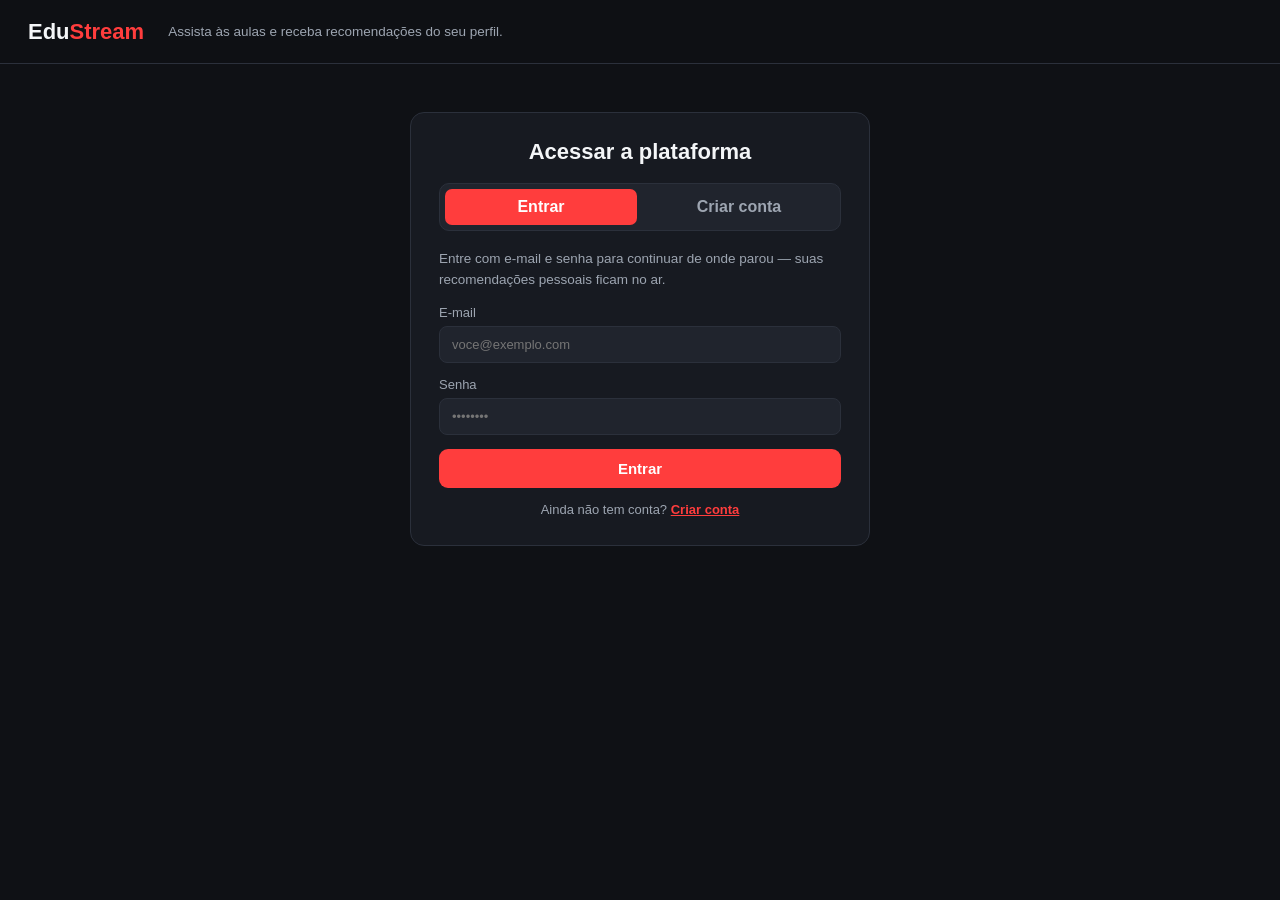
<file: player-adaptativo/player-adaptativo/login.html>
<!DOCTYPE html>
<html lang="pt-BR">
<head>
  <meta charset="UTF-8">
  <meta name="viewport" content="width=device-width, initial-scale=1.0">
  <meta name="description" content="Entrar ou criar conta na plataforma EduStream — alunos e professores">
  <title>EduStream — Entrar</title>
  <link rel="stylesheet" href="./css/player.css">
</head>
<body>
  <header class="topbar">
    <a class="brand" href="./home.html" aria-label="EduStream — voltar ao catálogo">Edu<span>Stream</span></a>
    <span class="auth-topbar-hint">Assista às aulas e receba recomendações do seu perfil.</span>
  </header>

  <main class="page auth-page">
    <section class="auth-card" aria-labelledby="authTitle">
      <h1 id="authTitle" class="auth-title">Acessar a plataforma</h1>

      <!-- Abas Entrar / Criar conta (js/login.js alterna os formulários). -->
      <div class="auth-tabs" role="tablist" aria-label="Acesso ou cadastro">
        <button type="button" class="auth-tab active" id="tabLogin" role="tab"
                aria-selected="true" aria-controls="formLogin">Entrar</button>
        <button type="button" class="auth-tab" id="tabRegistro" role="tab"
                aria-selected="false" aria-controls="formRegistro">Criar conta</button>
      </div>

      <!-- ======================= LOGIN ======================= -->
      <form class="auth-form" id="formLogin" novalidate>
        <p class="auth-subtitle">
          Entre com e-mail e senha para continuar de onde parou — suas
          recomendações pessoais ficam no ar.
        </p>

        <label for="loginEmail">E-mail
          <input type="email" id="loginEmail" name="email" autocomplete="username"
                 placeholder="voce@exemplo.com" required>
        </label>

        <label for="loginSenha">Senha
          <input type="password" id="loginSenha" name="senha" autocomplete="current-password"
                 placeholder="••••••••" required>
        </label>

        <div class="auth-error hidden" id="loginErro" role="alert"></div>
        <div class="auth-success hidden" id="loginSucesso" role="status"></div>

        <button class="btn-primary auth-submit" id="loginSubmit" type="submit">Entrar</button>

        <p class="auth-hint">Ainda não tem conta?
          <button type="button" class="auth-link" id="irParaCadastro">Criar conta</button>
        </p>
      </form>

      <!-- ======================= CADASTRO ======================= -->
      <form class="auth-form hidden" id="formRegistro" novalidate>
        <p class="auth-subtitle">
          Crie sua conta e escolha o perfil. <strong>Alunos</strong> assistem e
          recebem recomendações; <strong>professores</strong> ainda acessam a
          lista de usuários da plataforma.
        </p>

        <label for="registroNome">Nome completo
          <input type="text" id="registroNome" name="nome" autocomplete="name"
                 minlength="3" maxlength="80" placeholder="Maria Silva" required>
        </label>

        <label for="registroEmail">E-mail
          <input type="email" id="registroEmail" name="email" autocomplete="username"
                 placeholder="voce@exemplo.com" required>
        </label>

        <label for="registroSenha">Senha <small>(mínimo 6 caracteres)</small>
          <input type="password" id="registroSenha" name="senha" autocomplete="new-password"
                 minlength="6" maxlength="72" placeholder="••••••••" required>
        </label>

        <fieldset class="auth-perfis">
          <legend>Eu sou…</legend>

          <label class="perfil-card">
            <input type="radio" name="tipoUsuario" value="aluno" checked>
            <span class="perfil-card-body">
              <strong>🎓 Aluno</strong>
              <small>Assiste às aulas e recebe recomendações personalizadas</small>
            </span>
          </label>

          <label class="perfil-card">
            <input type="radio" name="tipoUsuario" value="professor">
            <span class="perfil-card-body">
              <strong>👩‍🏫 Professor</strong>
              <small>Publica vídeos e acompanha os usuários da plataforma</small>
            </span>
          </label>
        </fieldset>

        <div class="auth-error hidden" id="registroErro" role="alert"></div>
        <div class="auth-success hidden" id="registroSucesso" role="status"></div>

        <button class="btn-primary auth-submit" id="registroSubmit" type="submit">Criar conta e entrar</button>

        <p class="auth-hint">Já tem conta?
          <button type="button" class="auth-link" id="irParaLogin">Entrar</button>
        </p>
      </form>
    </section>
  </main>

  <!-- Configuração da API (origem do backend) — precisa vir antes do módulo. -->
  <script src="./config.js"></script>
  <script type="module" src="./js/login.js"></script>
</body>
</html>
</file>
<file: player-adaptativo/player-adaptativo/css/player.css>
* {
  box-sizing: border-box;
}

:root {
  --bg: #0f1115;
  --surface: #171a21;
  --surface-2: #20242d;
  --border: #2b303b;
  --text: #f4f6f8;
  --muted: #9da5b1;
  --accent: #ff3d3d;
  --player-bg: #000;
}

body {
  margin: 0;
  background: var(--bg);
  color: var(--text);
  font-family: Inter, Arial, sans-serif;
}

button,
input,
select {
  font: inherit;
}

button {
  cursor: pointer;
}

.hidden {
  display: none !important;
}

.topbar {
  position: sticky;
  top: 0;
  z-index: 20;
  height: 64px;
  display: flex;
  align-items: center;
  gap: 24px;
  padding: 0 28px;
  background: rgba(15, 17, 21, .96);
  border-bottom: 1px solid var(--border);
  backdrop-filter: blur(12px);
}

.brand {
  color: var(--text);
  text-decoration: none;
  font-size: 22px;
  font-weight: 800;
  white-space: nowrap;
}

.brand span {
  color: var(--accent);
}

.search {
  width: min(620px, 60vw);
  display: flex;
  margin: 0 auto;
}

.search input {
  width: 100%;
  min-width: 0;
  padding: 11px 14px;
  border: 1px solid var(--border);
  border-radius: 9px 0 0 9px;
  outline: none;
  background: var(--surface);
  color: var(--text);
}

.search button,
.icon-button {
  border: 1px solid var(--border);
  background: var(--surface-2);
  color: var(--text);
}

.search button {
  width: 48px;
  border-radius: 0 9px 9px 0;
}

.icon-button {
  width: 40px;
  height: 40px;
  border-radius: 50%;
}

.page {
  width: min(1500px, 100%);
  margin: 0 auto;
  padding: 24px;
}

.watch-layout {
  display: grid;
  grid-template-columns: minmax(0, 1fr) 360px;
  gap: 24px;
}

.player-shell {
  position: relative;
  overflow: hidden;
  aspect-ratio: 16 / 9;
  background: var(--player-bg);
  border-radius: 12px;
  box-shadow: 0 12px 40px rgba(0, 0, 0, .28);
}

#video {
  width: 100%;
  height: 100%;
  display: block;
  object-fit: contain;
  background: #000;
}

.controls {
  position: absolute;
  right: 0;
  bottom: 0;
  left: 0;
  padding: 36px 14px 12px;
  background: linear-gradient(transparent, rgba(0, 0, 0, .88));
  transition: opacity .2s ease;
}

.progress-row {
  padding: 0 2px 8px;
}

.progress {
  width: 100%;
  height: 4px;
  accent-color: var(--accent);
}

.control-row {
  display: flex;
  align-items: center;
  justify-content: space-between;
  gap: 12px;
}

.control-group {
  display: flex;
  align-items: center;
  gap: 8px;
}

.control-button {
  border: 0;
  background: transparent;
  color: white;
  font-size: 18px;
  min-width: 34px;
  height: 34px;
  border-radius: 7px;
}

.control-button:hover {
  background: rgba(255, 255, 255, .12);
}

.volume-control {
  display: flex;
  align-items: center;
  gap: 6px;
}

#volume {
  width: 85px;
  accent-color: white;
}

.time {
  color: #eee;
  font-size: 13px;
  white-space: nowrap;
}

.player-loading,
.player-error,
.connection-alert {
  position: absolute;
  z-index: 5;
}

.player-loading {
  inset: 0;
  display: flex;
  flex-direction: column;
  align-items: center;
  justify-content: center;
  gap: 12px;
  background: rgba(0, 0, 0, .55);
}

.spinner {
  width: 38px;
  height: 38px;
  border: 4px solid rgba(255, 255, 255, .25);
  border-top-color: white;
  border-radius: 50%;
  animation: spin .8s linear infinite;
}

@keyframes spin {
  to { transform: rotate(360deg); }
}

.player-error {
  inset: 0;
  display: flex;
  flex-direction: column;
  align-items: center;
  justify-content: center;
  gap: 10px;
  padding: 24px;
  text-align: center;
  background: rgba(0, 0, 0, .88);
}

.player-error button,
.connection-alert button {
  border: 0;
  border-radius: 7px;
  padding: 9px 13px;
  background: white;
  color: #111;
  font-weight: 700;
}

.connection-alert {
  right: 18px;
  bottom: 78px;
  left: 18px;
  display: flex;
  align-items: center;
  justify-content: space-between;
  gap: 18px;
  padding: 14px 16px;
  border: 1px solid rgba(255,255,255,.18);
  border-radius: 10px;
  background: rgba(22, 24, 30, .95);
  box-shadow: 0 10px 30px rgba(0,0,0,.35);
}

.connection-alert span {
  display: block;
  margin-top: 3px;
  color: var(--muted);
  font-size: 13px;
}

.alert-actions {
  display: flex;
  gap: 8px;
  white-space: nowrap;
}

.alert-actions button:first-child {
  background: transparent;
  color: white;
  border: 1px solid var(--border);
}

.settings-menu {
  position: absolute;
  z-index: 10;
  right: 12px;
  bottom: 58px;
  width: 270px;
  padding: 10px;
  border: 1px solid var(--border);
  border-radius: 10px;
  background: rgba(23, 26, 33, .98);
  box-shadow: 0 14px 40px rgba(0,0,0,.45);
}

.settings-header {
  display: flex;
  justify-content: space-between;
  align-items: center;
  padding: 5px 4px 12px;
}

.settings-header button {
  border: 0;
  background: transparent;
  color: white;
  font-size: 20px;
}

.setting-row {
  display: flex;
  align-items: center;
  justify-content: space-between;
  gap: 15px;
  padding: 12px 4px;
  color: var(--muted);
}

.setting-row select {
  max-width: 130px;
  padding: 6px 8px;
  border: 1px solid var(--border);
  border-radius: 6px;
  background: var(--surface-2);
  color: var(--text);
}

.video-info {
  padding: 18px 0;
  border-bottom: 1px solid var(--border);
}

.video-info h1 {
  margin: 0 0 10px;
  font-size: clamp(20px, 2.2vw, 28px);
}

.video-meta {
  display: flex;
  flex-wrap: wrap;
  gap: 7px;
  color: var(--muted);
  font-size: 14px;
}

.description {
  max-width: 900px;
  margin-top: 16px;
  padding: 15px;
  border-radius: 9px;
  background: var(--surface);
  color: #dce1e8;
  line-height: 1.55;
}

.section-title-row {
  display: flex;
  align-items: center;
  justify-content: space-between;
  margin-bottom: 12px;
}

.section-title-row h2 {
  margin: 0;
  font-size: 18px;
}

.sidebar {
  min-width: 0;
}

.video-card {
  display: flex;
  gap: 10px;
  padding: 9px;
  margin-bottom: 7px;
  border-radius: 9px;
  cursor: pointer;
  transition: background .15s ease;
}

.video-card:hover {
  background: var(--surface);
}

.thumbnail {
  position: relative;
  flex: 0 0 145px;
  aspect-ratio: 16 / 9;
  overflow: hidden;
  border-radius: 7px;
  background: linear-gradient(135deg, #242936, #111318);
}

.thumbnail img {
  width: 100%;
  height: 100%;
  display: block;
  object-fit: cover;
}

.thumbnail-duration {
  position: absolute;
  right: 5px;
  bottom: 5px;
  padding: 2px 5px;
  border-radius: 4px;
  background: rgba(0,0,0,.8);
  color: white;
  font-size: 11px;
}

.card-content {
  min-width: 0;
}

.card-title {
  margin: 0 0 5px;
  color: var(--text);
  font-size: 14px;
  line-height: 1.3;
  font-weight: 700;
}

.card-meta {
  color: var(--muted);
  font-size: 12px;
}

.video-grid {
  display: grid;
  grid-template-columns: repeat(3, minmax(0, 1fr));
  gap: 14px;
  margin-top: 14px;
}

.video-grid .video-card {
  display: block;
  padding: 0;
}

.video-grid .thumbnail {
  width: 100%;
}

.video-grid .card-content {
  padding-top: 8px;
}

@media (max-width: 1050px) {
  .watch-layout {
    grid-template-columns: 1fr;
  }

  .sidebar {
    order: 2;
  }

  .sidebar > div:last-child {
    display: grid;
    grid-template-columns: repeat(2, 1fr);
    gap: 8px;
  }
}

@media (max-width: 700px) {
  .topbar {
    padding: 0 14px;
    gap: 10px;
  }

  .brand {
    font-size: 18px;
  }

  .search {
    width: 100%;
  }

  .page {
    padding: 12px;
  }

  .player-shell {
    border-radius: 0;
    margin: 0 -12px;
  }

  .video-grid {
    grid-template-columns: 1fr;
  }

  .connection-alert {
    flex-direction: column;
    align-items: flex-start;
  }

  .volume-control #volume {
    display: none;
  }

  .time {
    font-size: 11px;
  }
}

/* ---------------------------------------------------------------------------
   Home (home.html) — grade estilo YouTube reutilizando .video-grid/.video-card
   --------------------------------------------------------------------------- */
.home-page {
  padding-bottom: 56px;
}

.home-title-row {
  align-items: baseline;
  gap: 10px;
}

.home-count {
  color: var(--muted);
  font-size: 13px;
}

.home-grid {
  grid-template-columns: repeat(auto-fill, minmax(250px, 1fr));
  gap: 22px 16px;
}

a.home-card {
  display: block;
  color: inherit;
  text-decoration: none;
  border-radius: 10px;
  transition: transform .15s ease, background .15s ease;
}

a.home-card:hover {
  transform: translateY(-2px);
  background: var(--surface);
}

a.home-card .card-content {
  padding: 8px 4px 4px;
}

.empty-state {
  margin-top: 28px;
  padding: 22px 24px;
  border: 1px dashed var(--border);
  border-radius: 12px;
  background: var(--surface);
  color: var(--muted);
  line-height: 1.6;
}

.empty-state strong {
  color: var(--text);
  font-size: 15px;
}

.empty-state code {
  background: var(--surface-2);
  border: 1px solid var(--border);
  border-radius: 6px;
  padding: 2px 7px;
  color: var(--text);
}

.empty-state.hide-details p {
  display: none;
}

.empty-state .empty-hint {
  font-size: 13px;
}

/* ---------------------------------------------------------------------------
   Modal de upload (home) e botão de ação primária
   --------------------------------------------------------------------------- */
.btn-primary {
  background: var(--accent);
  color: #fff;
  border: none;
  border-radius: 9px;
  padding: 9px 16px;
  font-weight: 600;
  transition: filter .15s ease;
}

.btn-primary:hover { filter: brightness(1.1); }

.btn-primary:disabled {
  opacity: .55;
  cursor: wait;
}

.topbar-upload {
  margin-left: 12px;
  white-space: nowrap;
}

.modal {
  position: fixed;
  inset: 0;
  z-index: 60;
  background: rgba(5, 7, 10, .72);
  display: flex;
  align-items: flex-start;
  justify-content: center;
  padding: 6vh 16px 40px;
  overflow-y: auto;
}

.modal-card {
  width: min(520px, 100%);
  background: var(--surface);
  border: 1px solid var(--border);
  border-radius: 14px;
  padding: 20px 22px 22px;
  display: flex;
  flex-direction: column;
  gap: 13px;
  box-shadow: 0 18px 50px rgba(0, 0, 0, .5);
}

.modal-header {
  display: flex;
  align-items: center;
  justify-content: space-between;
}

.modal-header strong { font-size: 16px; }

.modal-card label {
  display: flex;
  flex-direction: column;
  gap: 6px;
  font-size: 13px;
  color: var(--muted);
}

.modal-card input,
.modal-card textarea {
  background: var(--surface-2);
  border: 1px solid var(--border);
  color: var(--text);
  border-radius: 8px;
  padding: 9px 10px;
  font: inherit;
}

.modal-card input[type="file"] {
  padding: 8px;
}

.upload-status {
  font-size: 13px;
  color: var(--muted);
  line-height: 1.5;
}

.upload-status.erro { color: #ff8f8f; }
.upload-status.ok { color: #7dde92; }

/* ---------------------------------------------------------------------------
   Cards sem stream (vídeo ainda não transcodificado / card de demonstração)
   --------------------------------------------------------------------------- */
.video-card.indisponivel .thumbnail img {
  opacity: .42;
  filter: grayscale(.55);
}

.video-card.indisponivel .card-title { color: var(--muted); }

.thumbnail-badge {
  position: absolute;
  top: 5px;
  left: 5px;
  padding: 2px 6px;
  border-radius: 4px;
  background: rgba(0, 0, 0, .82);
  border: 1px solid var(--border);
  color: #ffd479;
  font-size: 10px;
  font-weight: 700;
  letter-spacing: .3px;
  text-transform: uppercase;
}

.cards-empty {
  color: var(--muted);
  font-size: 13px;
  line-height: 1.6;
  padding: 10px 2px;
}

/* ---------------------------------------------------------------------------
   Painel de erro do player — mensagem + ações (link pro catálogo)
   --------------------------------------------------------------------------- */
.player-error #playerErrorMessage {
  max-width: 62ch;
  color: var(--muted);
  font-size: 13.5px;
  line-height: 1.6;
}

.player-error strong { font-size: 15px; }

.player-error .error-actions {
  display: flex;
  gap: 10px;
  flex-wrap: wrap;
  justify-content: center;
}

.player-error a {
  display: inline-block;
  border: 1px solid var(--border);
  border-radius: 7px;
  padding: 9px 13px;
  background: transparent;
  color: var(--text);
  font-weight: 700;
  text-decoration: none;
}

.player-error a:hover { background: var(--surface-2); }

/* ---------------------------------------------------------------------------
   Autenticação — login.html (abas Entrar/Criar conta), menu de perfil da
   topbar e selo de tipo (aluno/professor). Segue as variáveis do tema
   (--surface, --border, --accent) para manter a cara do EduStream.
   --------------------------------------------------------------------------- */

.auth-topbar-hint {
  color: var(--muted);
  font-size: 13.5px;
  overflow: hidden;
  text-overflow: ellipsis;
  white-space: nowrap;
}

.auth-page {
  display: flex;
  justify-content: center;
  padding-top: 48px;
  padding-bottom: 64px;
}

.auth-card {
  width: min(460px, 100%);
  background: var(--surface);
  border: 1px solid var(--border);
  border-radius: 14px;
  padding: 26px 28px 28px;
  display: flex;
  flex-direction: column;
  gap: 18px;
}

.auth-title {
  margin: 0;
  font-size: 22px;
  text-align: center;
}

.auth-tabs {
  display: grid;
  grid-template-columns: 1fr 1fr;
  gap: 6px;
  background: var(--surface-2);
  border: 1px solid var(--border);
  border-radius: 10px;
  padding: 5px;
}

.auth-tab {
  border: none;
  background: transparent;
  color: var(--muted);
  border-radius: 7px;
  padding: 9px 12px;
  font-weight: 700;
  transition: background .15s ease, color .15s ease;
}

.auth-tab:hover { color: var(--text); }

.auth-tab.active {
  background: var(--accent);
  color: #fff;
}

.auth-form {
  display: flex;
  flex-direction: column;
  gap: 14px;
}

.auth-form label {
  display: flex;
  flex-direction: column;
  gap: 6px;
  font-size: 13px;
  color: var(--muted);
}

.auth-form label small { color: var(--muted); opacity: .8; }

.auth-form input {
  background: var(--surface-2);
  border: 1px solid var(--border);
  color: var(--text);
  border-radius: 8px;
  padding: 10px 12px;
  font: inherit;
}

.auth-form input:focus {
  outline: 2px solid var(--accent);
  outline-offset: 1px;
  border-color: transparent;
}

.auth-subtitle {
  margin: 0;
  color: var(--muted);
  font-size: 13.5px;
  line-height: 1.55;
}

.auth-error,
.auth-success {
  font-size: 13.5px;
  line-height: 1.5;
  border-radius: 8px;
  padding: 10px 12px;
  margin: 0;
}

.auth-error {
  color: #ff8f8f;
  background: rgba(255, 61, 61, .08);
  border: 1px solid rgba(255, 61, 61, .35);
}

.auth-success {
  color: #7dde92;
  background: rgba(125, 222, 146, .08);
  border: 1px solid rgba(125, 222, 146, .35);
}

.auth-submit {
  padding: 11px 16px;
  font-size: 15px;
}

.auth-hint {
  margin: 0;
  text-align: center;
  color: var(--muted);
  font-size: 13px;
}

.auth-link {
  background: none;
  border: none;
  padding: 0;
  color: var(--accent);
  font-weight: 700;
  text-decoration: underline;
}

/* Seleção de perfil (aluno/professor) — radio cards do cadastro. */
.auth-perfis {
  border: none;
  margin: 0;
  padding: 0;
  display: flex;
  flex-direction: column;
  gap: 8px;
}

.auth-perfis legend {
  color: var(--muted);
  font-size: 13px;
  padding: 0;
  margin-bottom: 8px;
}

.perfil-card {
  display: flex !important;
  flex-direction: row !important;
  align-items: flex-start;
  gap: 10px;
  background: var(--surface-2);
  border: 1px solid var(--border);
  border-radius: 10px;
  padding: 12px 14px;
  cursor: pointer;
  transition: border-color .15s ease;
}

.perfil-card:hover { border-color: var(--muted); }

.perfil-card input { accent-color: var(--accent); margin-top: 3px; }

.perfil-card:has(input:checked) {
  border-color: var(--accent);
  background: rgba(255, 61, 61, .06);
}

.perfil-card-body {
  display: flex;
  flex-direction: column;
  gap: 3px;
  color: var(--text);
  font-size: 14px;
}

.perfil-card-body small { color: var(--muted); font-size: 12.5px; }

/* Menu de perfil — dropdown do botão 👤 na topbar (js/auth.js). */
.profile-wrapper { position: relative; }

#profileButton.profile-avatar {
  background: var(--accent);
  color: #fff;
  font-weight: 800;
  border-radius: 50%;
  width: 36px;
  height: 36px;
  display: inline-flex;
  align-items: center;
  justify-content: center;
}

.profile-menu {
  position: absolute;
  top: calc(100% + 12px);
  right: 0;
  z-index: 40;
  width: min(280px, calc(100vw - 40px));
  background: var(--surface);
  border: 1px solid var(--border);
  border-radius: 12px;
  padding: 14px;
  display: flex;
  flex-direction: column;
  gap: 10px;
  box-shadow: 0 16px 40px rgba(0, 0, 0, .45);
}

.profile-identity {
  display: flex;
  flex-direction: column;
  gap: 4px;
  padding-bottom: 10px;
  border-bottom: 1px solid var(--border);
}

.profile-identity strong { font-size: 14px; }
.profile-identity span { color: var(--muted); font-size: 12.5px; }

.profile-action {
  display: block;
  width: 100%;
  text-align: left;
  background: var(--surface-2);
  border: 1px solid var(--border);
  border-radius: 8px;
  color: var(--text);
  padding: 9px 12px;
  font-size: 13.5px;
  font-weight: 600;
  text-decoration: none;
}

.profile-action:hover { border-color: var(--muted); }

/* Selo do perfil — aluno (azul) x professor (âmbar). */
.role-badge {
  align-self: flex-start;
  margin-top: 4px;
  border-radius: 999px;
  padding: 3px 10px;
  font-size: 11.5px;
  font-weight: 800;
  letter-spacing: .04em;
  text-transform: uppercase;
}

.role-badge.aluno {
  color: #8ec9ff;
  background: rgba(94, 164, 255, .12);
  border: 1px solid rgba(94, 164, 255, .4);
}

.role-badge.professor {
  color: #ffd28e;
  background: rgba(255, 176, 64, .12);
  border: 1px solid rgba(255, 176, 64, .4);
}

/* Bloco "Recomendados para você" — home e sidebar da watch page. */
.recomendados-section { margin-bottom: 34px; }

#recomendadosVideos:not(:empty) { margin-bottom: 18px; }
</file>
